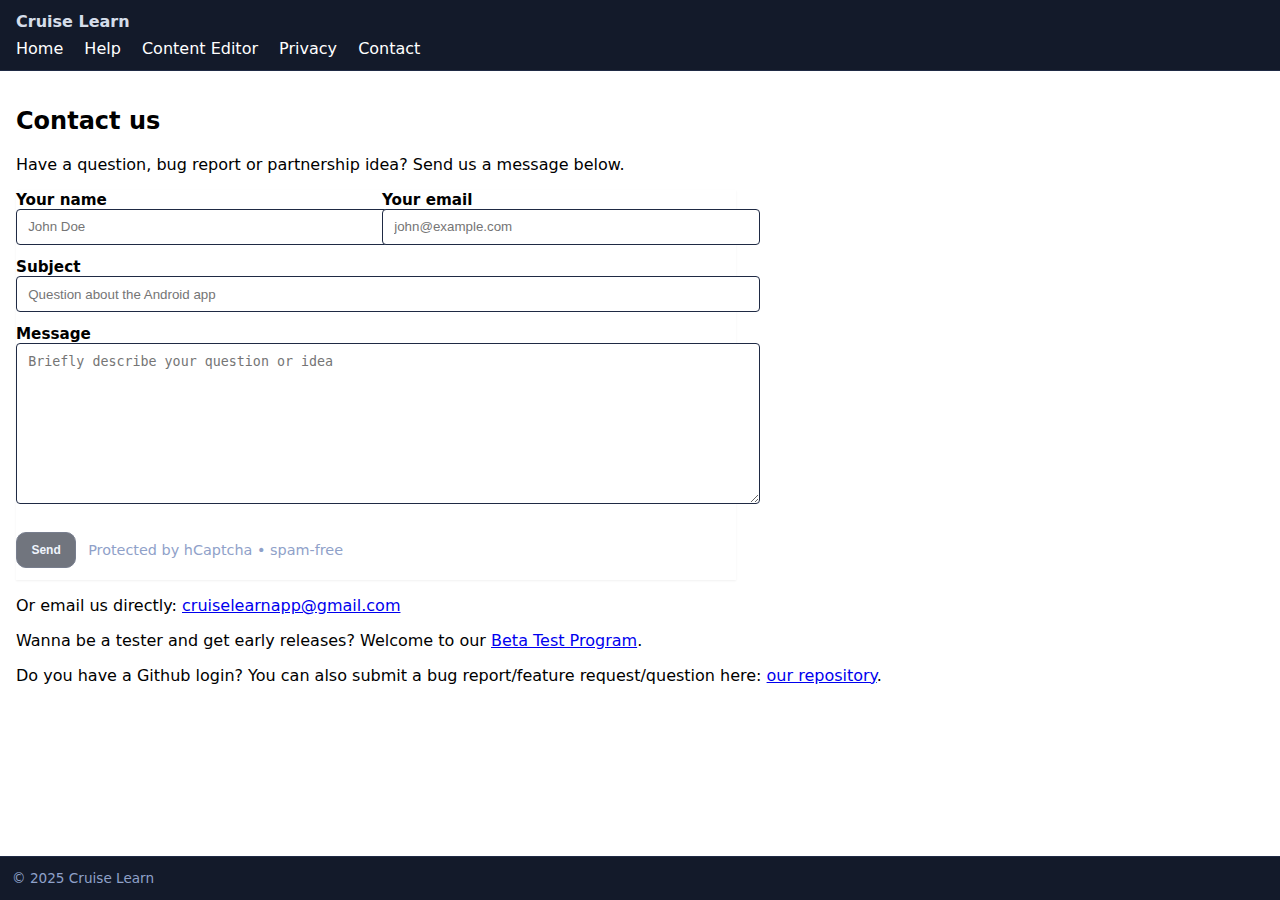
<file: contact.html>
<!DOCTYPE html>
<html lang="en">
<head>
  <meta charset="utf-8">
  <meta name="viewport" content="width=device-width, initial-scale=1">
  <title>Contact — Cruise Learn</title>
  <link rel="stylesheet" href="css/styles.css?v=2025-09-28">
  <style>
    /* Small, local styles for the form (work with your theme variables) */
    .contact-card{
      max-width: 720px;
      margin: 1rem 0 1rem 0;
      padding: 0;
      box-shadow: 0 1px 2px rgba(0,0,0,.06);
    }
    .contact-card h2{margin: .25rem 0 1rem; font-size: 1.4rem; }
    .contact-card p.lead{ color: var(--muted, #9aa1a9); margin: .25rem 0 1rem; }
    form.contact-form{ display: grid; gap: .75rem; }
    .grid-2{ display: grid; grid-template-columns: 1fr 1fr; gap: .75rem; }
    @media (max-width:720px){ .grid-2{ grid-template-columns: 1fr; } }
    label{ font-weight: 600; font-size: .95rem; }
    input[type="text"], input[type="email"], textarea{
      width: 100%; border: 1px solid var(--border, #2a2a2a);
      color: inherit; border-radius: 4px; padding: .6rem .7rem; outline: none;
    }
    textarea{ min-height: 140px; resize: vertical; }
    .actions{ display: flex; align-items: center; gap: .75rem; }
    .btn{
      display: inline-flex; align-items: center; justify-content: center; gap: .5rem;
      padding: .6rem .9rem; border-radius: 10px; border: 1px solid var(--border, #2a2a2a);
      background: var(--panel, #111); cursor: pointer; font-weight: 600;
    }
    .btn[disabled]{ opacity:.6; cursor:not-allowed; }
    .note{ font-size: .9rem; color: var(--muted, #9aa1a9); }
    .status{ font-size: .95rem; }
    .status.ok{ color: #2ecc71; }
    .status.err{ color: #ff6b6b; }
    /* hide honeypot and helpers */
    .hp-wrap{ position: absolute; left:-10000px; width:1px; height:1px; overflow:hidden; }
  </style>
</head>
<body>
  <div class="page_header">
    <h1>Cruise Learn</h1>
    <nav>
      <a href="index.html">Home</a>
      <a href="help.html">Help</a>
      <a href="editor.html">Content Editor</a>
      <a href="privacy.html">Privacy</a>
      <a href="contact.html">Contact</a>
    </nav>
  </div>

  <main>
    <h2>Contact us</h2>
    <p>Have a question, bug report or partnership idea? Send us a message below.</p>
    <div class="contact-card" role="form" aria-labelledby="contact-title">
      <form id="contact-form" class="contact-form" action="https://api.web3forms.com/submit" method="POST" novalidate>
        <input type="hidden" name="access_key" value="7b2de2fe-0857-45bf-9f59-433cc706a293">
        <input type="hidden" name="project" value="Cruise Learn Website">
        <input type="hidden" name="referrer" id="referrer-field" value="">
        <div class="hp-wrap" aria-hidden="true">
          <label>Leave this field empty: <input type="text" name="website" tabindex="-1" autocomplete="off"></label>
        </div>
        <div class="grid-2">
          <div>
            <label for="name">Your name</label>
            <input type="text" id="name" name="name" placeholder="John Doe" autocomplete="name" required>
          </div>
          <div>
            <label for="email">Your email</label>
            <input type="email" id="email" name="email" placeholder="john@example.com" autocomplete="email" required>
          </div>
        </div>
        <div>
          <label for="subject">Subject</label>
          <input type="text" id="subject" name="subject" placeholder="Question about the Android app">
        </div>
        <div>
          <label for="message">Message</label>
          <textarea id="message" name="message" placeholder="Briefly describe your question or idea" required></textarea>
        </div>
        <div class="h-captcha" data-captcha="true"></div>
        <div class="actions">
          <button class="btn" id="send-btn" type="submit" disabled>Send</button>
          <span class="note">Protected by hCaptcha • spam-free</span>
        </div>
        <div id="form-status" class="status" aria-live="polite" role="status"></div>
      </form>
    </div>
    <p>
      Or email us directly: <a href="mailto:cruiselearnapp@gmail.com">cruiselearnapp@gmail.com</a>
    </p>
    <p>
      Wanna be a tester and get early releases? Welcome to our <a href="https://play.google.com/apps/testing/com.cruiselearn">Beta Test Program</a>.
    </p>
    <p>
Do you have a Github login? You can also submit a bug report/feature request/question here: <a href="https://github.com/obolibok/CruiseLearnSite/issues/new/choose">our repository</a>.
    </p>
  </main>

  <footer>
    <p>© 2025 Cruise Learn</p>
  </footer>

  <script>
    // fill referrer
    document.getElementById('referrer-field').value = location.href;

    const form = document.getElementById('contact-form');
    const btn  = document.getElementById('send-btn');
    const box  = document.getElementById('form-status');

    // time trap: allow submit 2s after load
    let timeOk = false;
    setTimeout(()=>{ timeOk = true; maybeEnable(); }, 2000);

    // enable button only when fields are filled
    const maybeEnable = () => {
      const ok = timeOk && form.name.value.trim() && form.email.value.trim() && form.message.value.trim();
      btn.disabled = !ok;
    };
    form.addEventListener('input', maybeEnable);

    form.addEventListener('submit', async (e) => {
      e.preventDefault();
      box.textContent = '';
      btn.disabled = true;
      if (!form.reportValidity()) { btn.disabled = false; return; }
      try {
        const DEFAULT_SUBJECT = 'New message from Cruise Learn site';
        const fd = new FormData(form);
        if (!fd.get('h-captcha-response')) {
          box.textContent = 'Please complete the hCaptcha to continue.';
          box.className = 'status err';
          btn.disabled = false;
          return;
        }
        const s = fd.get('subject');
        if (!s || !String(s).trim()) {
          fd.set('subject', DEFAULT_SUBJECT);
        }
        const resp = await fetch(form.action, { method: 'POST', body: fd });
        const data = await resp.json().catch(() => ({}));
        if (resp.ok && (data.success === true || data.message)) {
          box.textContent = 'Thanks! Your message has been sent. We will reply to your email.';
          box.className = 'status ok';
          form.reset();
          if (window.hcaptcha && typeof hcaptcha.reset === 'function') {
            if (window.hcaptcha && typeof hcaptcha.reset === "function") { hcaptcha.reset(); }
          }
        } else {
          throw new Error(data.message || 'Failed to send the form.');
        }
      } catch (err) {
        box.textContent = 'Error: ' + err.message + ' Please try again later.';
        box.className = 'status err';
      } finally {
        btn.disabled = false;
        maybeEnable();
      }
    });
  </script>
  <script src="https://web3forms.com/client/script.js" async defer></script>
</body>
</html>
</file>
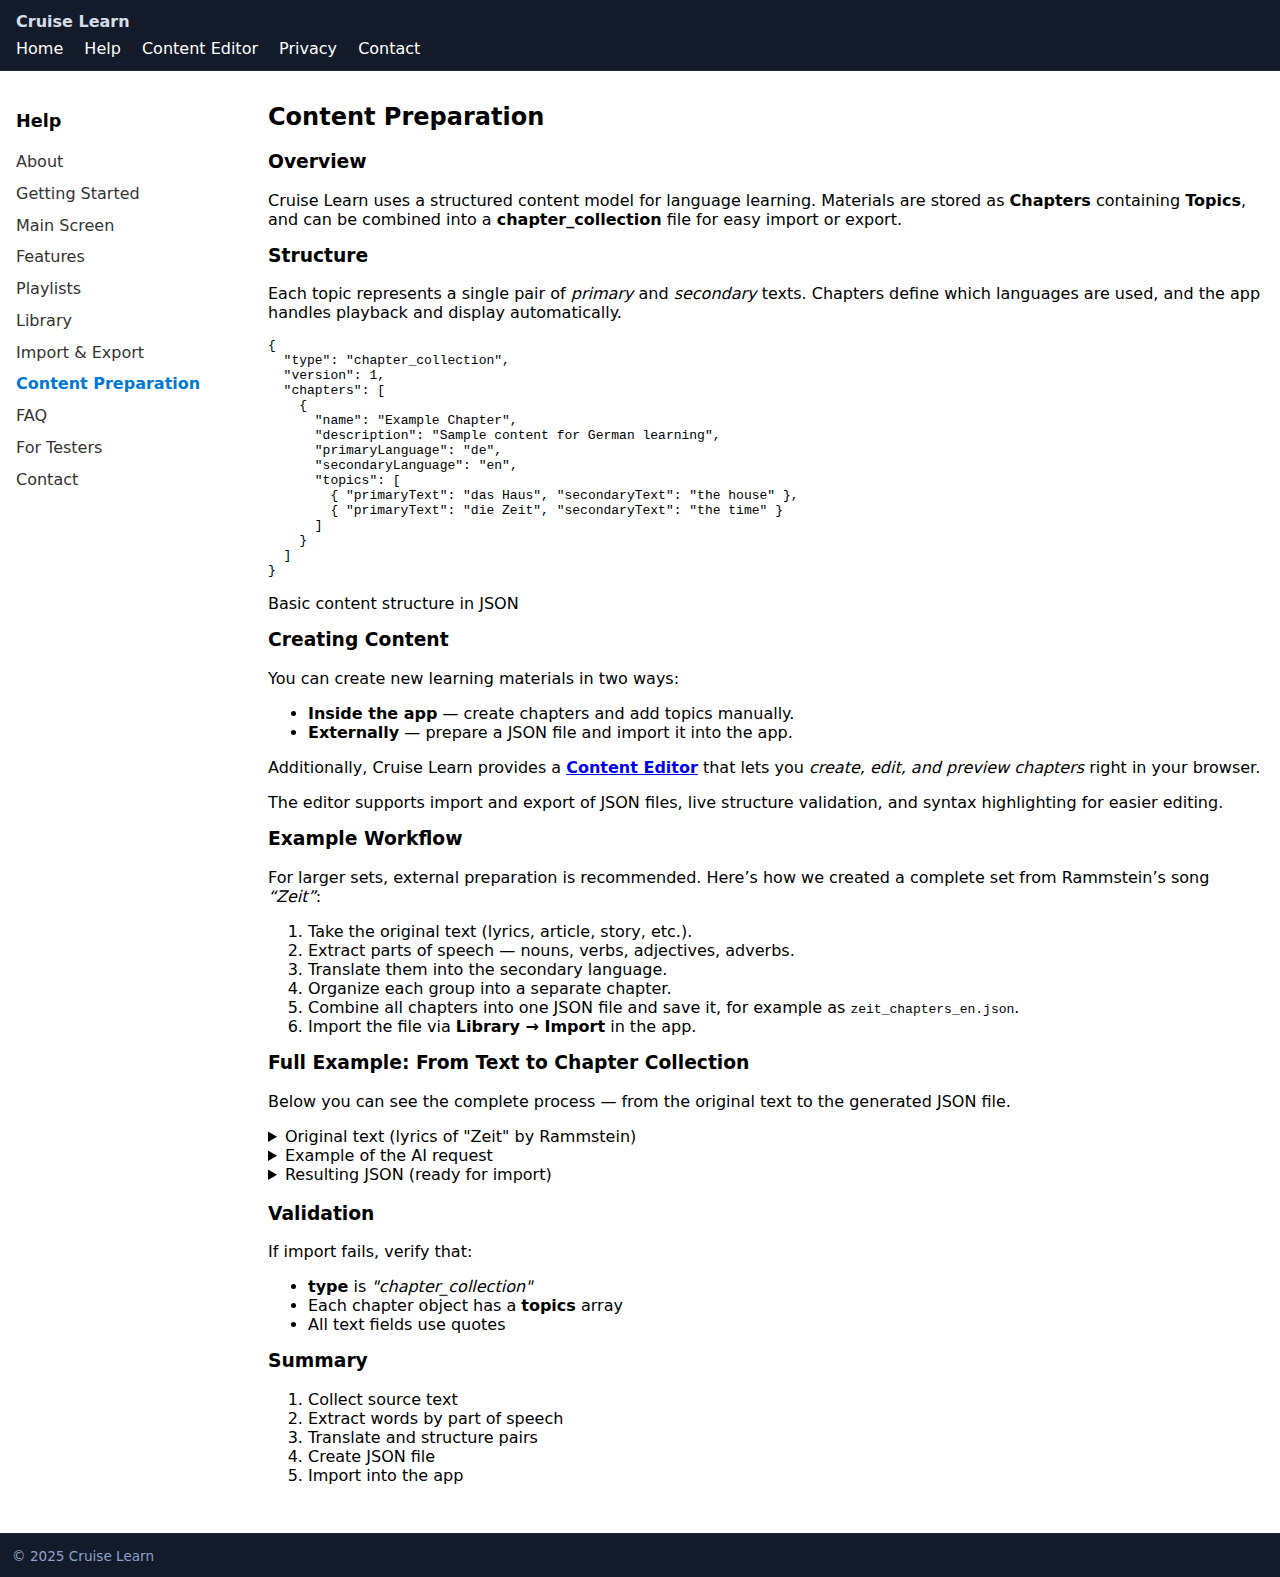
<file: content-preparation.html>
<!DOCTYPE html>
<html lang="en">
<head>
  <meta charset="UTF-8">
  <meta name="viewport" content="width=device-width, initial-scale=1">
  <title>Help - Cruise Learn</title>
  <link rel="stylesheet" href="css/styles.css?v=2025-09-28">
  <link rel="icon" type="image/x-icon" href="favicon.ico">
<script>
document.addEventListener("DOMContentLoaded", function() {
  document.querySelectorAll("pre.json").forEach(block => {
    let text = block.textContent.trim();

    // Escape HTML entities
    text = text.replace(/&/g, "&amp;").replace(/</g, "&lt;").replace(/>/g, "&gt;");

    // Highlight JSON tokens
    text = text
      .replace(/"([^"]+)"(?=\s*:)/g, '<span class="json-key">"$1"</span>')  // keys
      .replace(/:\s*"([^"]*)"/g, ': <span class="json-string">"$1"</span>') // strings
      .replace(/:\s*(\b\d+\b)/g, ': <span class="json-number">$1</span>')   // numbers
      .replace(/:\s*(true|false|null)/g, ': <span class="json-boolean">$1</span>'); // bools

    block.innerHTML = text;
  });
});
</script>
</head>
<body>
  <div class="page_header">
    <h1>Cruise Learn</h1>
    <nav>
      <a href="index.html">Home</a>
      <a href="help.html">Help</a>
      <a href="editor.html">Content Editor</a>
      <a href="privacy.html">Privacy</a>
      <a href="contact.html">Contact</a>
    </nav>
  </div>

  <main>
<div class="help-container">
  <aside class="help-menu">
    <h2>Help</h2>
    <a href="help.html">About</a>
    <a href="getting-started.html">Getting Started</a>
    <a href="main-screen.html">Main Screen</a>
    <a href="features.html">Features</a>
    <a href="playlists.html">Playlists</a>
    <a href="library.html">Library</a>
    <a href="import-export.html">Import &amp; Export</a>
    <a href="content-preparation.html" class="active">Content Preparation</a>
    <a href="faq.html">FAQ</a>
    <a href="testers.html">For Testers</a>
    <a href="contact.html">Contact</a>
  </aside>

  <section class="help-content">
    <h2>Content Preparation</h2>

    <h3>Overview</h3>
    <p>
      Cruise Learn uses a structured content model for language learning. 
      Materials are stored as <strong>Chapters</strong> containing <strong>Topics</strong>, 
      and can be combined into a <strong>chapter_collection</strong> file for easy import or export.
    </p>

    <h3>Structure</h3>
    <p>
      Each topic represents a single pair of <em>primary</em> and <em>secondary</em> texts.
      Chapters define which languages are used, and the app handles playback and display automatically.
    </p>
<pre class="json">{
  "type": "chapter_collection",
  "version": 1,
  "chapters": [
    {
      "name": "Example Chapter",
      "description": "Sample content for German learning",
      "primaryLanguage": "de",
      "secondaryLanguage": "en",
      "topics": [
        { "primaryText": "das Haus", "secondaryText": "the house" },
        { "primaryText": "die Zeit", "secondaryText": "the time" }
      ]
    }
  ]
}
</pre>
    <p class="caption">Basic content structure in JSON</p>

<h3>Creating Content</h3>
<p>
  You can create new learning materials in two ways:
</p>
<ul>
  <li><strong>Inside the app</strong> — create chapters and add topics manually.</li>
  <li><strong>Externally</strong> — prepare a JSON file and import it into the app.</li>
</ul>

<p>
  Additionally, Cruise Learn provides a <strong><a href="editor.html">Content Editor</a></strong> that lets you 
  <em>create, edit, and preview chapters</em> right in your browser.
</p>
<p>
  The editor supports import and export of JSON files, 
  live structure validation, and syntax highlighting for easier editing.
</p>
    <h3>Example Workflow</h3>
    <p>
      For larger sets, external preparation is recommended. 
      Here’s how we created a complete set from Rammstein’s song <em>“Zeit”</em>:
    </p>
    <ol>
      <li>Take the original text (lyrics, article, story, etc.).</li>
      <li>Extract parts of speech — nouns, verbs, adjectives, adverbs.</li>
      <li>Translate them into the secondary language.</li>
      <li>Organize each group into a separate chapter.</li>
      <li>Combine all chapters into one JSON file and save it, for example as <code>zeit_chapters_en.json</code>.</li>
      <li>Import the file via <strong>Library → Import</strong> in the app.</li>
    </ol>

<h3>Full Example: From Text to Chapter Collection</h3>
<p>
  Below you can see the complete process — from the original text to the generated JSON file.
</p>

<details>
  <summary>Original text (lyrics of "Zeit" by Rammstein)</summary>
  <pre>
Manches sollte, manches nicht
Wir sehen, doch sind wir blind
Wir werfen Schatten ohne Licht
Nach uns wird es vorher geben
Aus der Jugend wird schon Not
Wir sterben weiter, bis wir leben
Sterben lebend in den Tod
Dem Ende treiben wir entgegen
Keine Rast, nur vorwärtsstreben
Am Ufer winkt Unendlichkeit
Gefangen so im Fluss der Zeit
Bitte bleib stehen, bleib stehen
Zeit, das soll immer so weitergehen
Warmer Körper ist bald kalt
Zukunft kann man nicht beschwören
Duldet keinen Aufenthalt
Erschaffen und sogleich zerstören
Ich liege hier in deinen Armen
Ach, könnt es doch für immer sein
Doch die Zeit kennt kein Erbarmen
Schon ist der Moment vorbei
Zeit, bitte bleib stehen, bleib stehen
Zeit, das soll immer so weitergehen
Zeit, es ist so schön, so schön
Ein jeder kennt den perfekten Moment
Zeit, bitte bleib stehen, bleib stehen
Wenn unsere Zeit gekommen ist
Dann ist es Zeit zu gehen
Aufhören, wenn's am schönsten ist
Die Uhren bleiben stehen
So perfekt ist der Moment
Doch weiter läuft die Zeit
Augenblick, verweile doch
Ich bin noch nicht bereit
Zeit, bitte bleib stehen, bleib stehen
Zeit, das soll immer so weitergehen
Zeit, es ist so schön, so schön
Ein jeder kennt den perfekten Moment
  </pre>
</details>

<details>
  <summary>Example of the AI request</summary>
  <pre>
You are a German linguist.
Pay attention to the gender and correct articles of nouns.
Create several sections corresponding to parts of speech.
Primary language is German, secondary is English.
Select all nouns, restore the correct articles (der/die/das), and translate them into English.
Select all verbs, convert them to infinitive form, and if a verb has a separable prefix, write that prefix in parentheses both in German and English.
Select all adjectives, convert them to masculine form, and translate into English.
Select all adverbs and translate them into English as well.
Process the text below:
  </pre>
</details>

<details>
  <summary>Resulting JSON (ready for import)</summary>
  <pre class="json">
{
  "type": "chapter_collection",
  "version": 1,
  "chapters": [
    {
      "name": "Substantive aus dem Lied 'Zeit'",
      "description": "Nouns with correct articles and English translations",
      "primaryLanguage": "de",
      "secondaryLanguage": "en",
      "topics": [
        { "primaryText": "das Manches", "secondaryText": "the something / some things" },
        { "primaryText": "der Schatten", "secondaryText": "the shadow" },
        { "primaryText": "das Licht", "secondaryText": "the light" },
        { "primaryText": "die Jugend", "secondaryText": "the youth" },
        { "primaryText": "der Tod", "secondaryText": "the death" },
        { "primaryText": "das Ende", "secondaryText": "the end" },
        { "primaryText": "die Rast", "secondaryText": "the rest (pause)" },
        { "primaryText": "das Ufer", "secondaryText": "the shore" },
        { "primaryText": "die Unendlichkeit", "secondaryText": "the infinity" },
        { "primaryText": "der Fluss", "secondaryText": "the river" },
        { "primaryText": "die Zeit", "secondaryText": "the time" },
        { "primaryText": "der Körper", "secondaryText": "the body" },
        { "primaryText": "die Zukunft", "secondaryText": "the future" },
        { "primaryText": "der Aufenthalt", "secondaryText": "the stay" },
        { "primaryText": "die Arme", "secondaryText": "the arms" },
        { "primaryText": "der Moment", "secondaryText": "the moment" },
        { "primaryText": "das Erbarmen", "secondaryText": "the mercy" },
        { "primaryText": "die Uhren", "secondaryText": "the clocks" },
        { "primaryText": "der Augenblick", "secondaryText": "the instant / moment" }
      ]
    },
    {
      "name": "Verben aus dem Lied 'Zeit'",
      "description": "Verbs in infinitive form with separable prefixes and English translations",
      "primaryLanguage": "de",
      "secondaryLanguage": "en",
      "topics": [
        { "primaryText": "sollen", "secondaryText": "shall / should" },
        { "primaryText": "sehen", "secondaryText": "to see" },
        { "primaryText": "sein", "secondaryText": "to be" },
        { "primaryText": "werfen", "secondaryText": "to throw" },
        { "primaryText": "geben", "secondaryText": "to give" },
        { "primaryText": "werden", "secondaryText": "to become" },
        { "primaryText": "sterben", "secondaryText": "to die" },
        { "primaryText": "leben", "secondaryText": "to live" },
        { "primaryText": "treiben", "secondaryText": "to drive / push" },
        { "primaryText": "entgegen*treiben*", "secondaryText": "(entgegen) to drive towards" },
        { "primaryText": "bleiben", "secondaryText": "to stay" },
        { "primaryText": "winken", "secondaryText": "to wave" },
        { "primaryText": "gefangen sein", "secondaryText": "to be caught" },
        { "primaryText": "liegen", "secondaryText": "to lie" },
        { "primaryText": "können", "secondaryText": "can / be able" },
        { "primaryText": "beschwören", "secondaryText": "to conjure / swear" },
        { "primaryText": "dulden", "secondaryText": "to tolerate" },
        { "primaryText": "erschaffen", "secondaryText": "to create" },
        { "primaryText": "zerstören", "secondaryText": "to destroy" },
        { "primaryText": "kennen", "secondaryText": "to know" },
        { "primaryText": "auf*hören*", "secondaryText": "(auf) to stop" },
        { "primaryText": "verweilen", "secondaryText": "to linger" },
        { "primaryText": "laufen", "secondaryText": "to run" }
      ]
    },
    {
      "name": "Adjektive aus dem Lied 'Zeit'",
      "description": "Adjectives in masculine form with English translations",
      "primaryLanguage": "de",
      "secondaryLanguage": "en",
      "topics": [
        { "primaryText": "blind", "secondaryText": "blind" },
        { "primaryText": "lebend", "secondaryText": "living" },
        { "primaryText": "gekommen", "secondaryText": "come (arrived)" },
        { "primaryText": "warm", "secondaryText": "warm" },
        { "primaryText": "kalt", "secondaryText": "cold" },
        { "primaryText": "schön", "secondaryText": "beautiful" },
        { "primaryText": "perfekt", "secondaryText": "perfect" },
        { "primaryText": "bereit", "secondaryText": "ready" }
      ]
    },
    {
      "name": "Adverbien aus dem Lied 'Zeit'",
      "description": "Adverbs with English translations",
      "primaryLanguage": "de",
      "secondaryLanguage": "en",
      "topics": [
        { "primaryText": "doch", "secondaryText": "yet / still" },
        { "primaryText": "nach", "secondaryText": "after" },
        { "primaryText": "vorwärts", "secondaryText": "forward" },
        { "primaryText": "bald", "secondaryText": "soon" },
        { "primaryText": "schon", "secondaryText": "already" },
        { "primaryText": "immer", "secondaryText": "always" },
        { "primaryText": "nur", "secondaryText": "only" },
        { "primaryText": "so", "secondaryText": "so / thus" }
      ]
    }
  ]
}
  </pre>
</details>
<br/>
    <h3>Validation</h3>
    <p>
      If import fails, verify that:
    </p>
    <ul>
      <li><strong>type</strong> is <em>"chapter_collection"</em></li>
      <li>Each chapter object has a <strong>topics</strong> array</li>
      <li>All text fields use quotes</li>
    </ul>

    <h3>Summary</h3>
    <ol>
      <li>Collect source text</li>
      <li>Extract words by part of speech</li>
      <li>Translate and structure pairs</li>
      <li>Create JSON file</li>
      <li>Import into the app</li>
    </ol>
  </section>
</div>
  </main>
  <footer>
    <p>&copy; 2025 Cruise Learn</p>
  </footer>
</body>
</html>
</file>
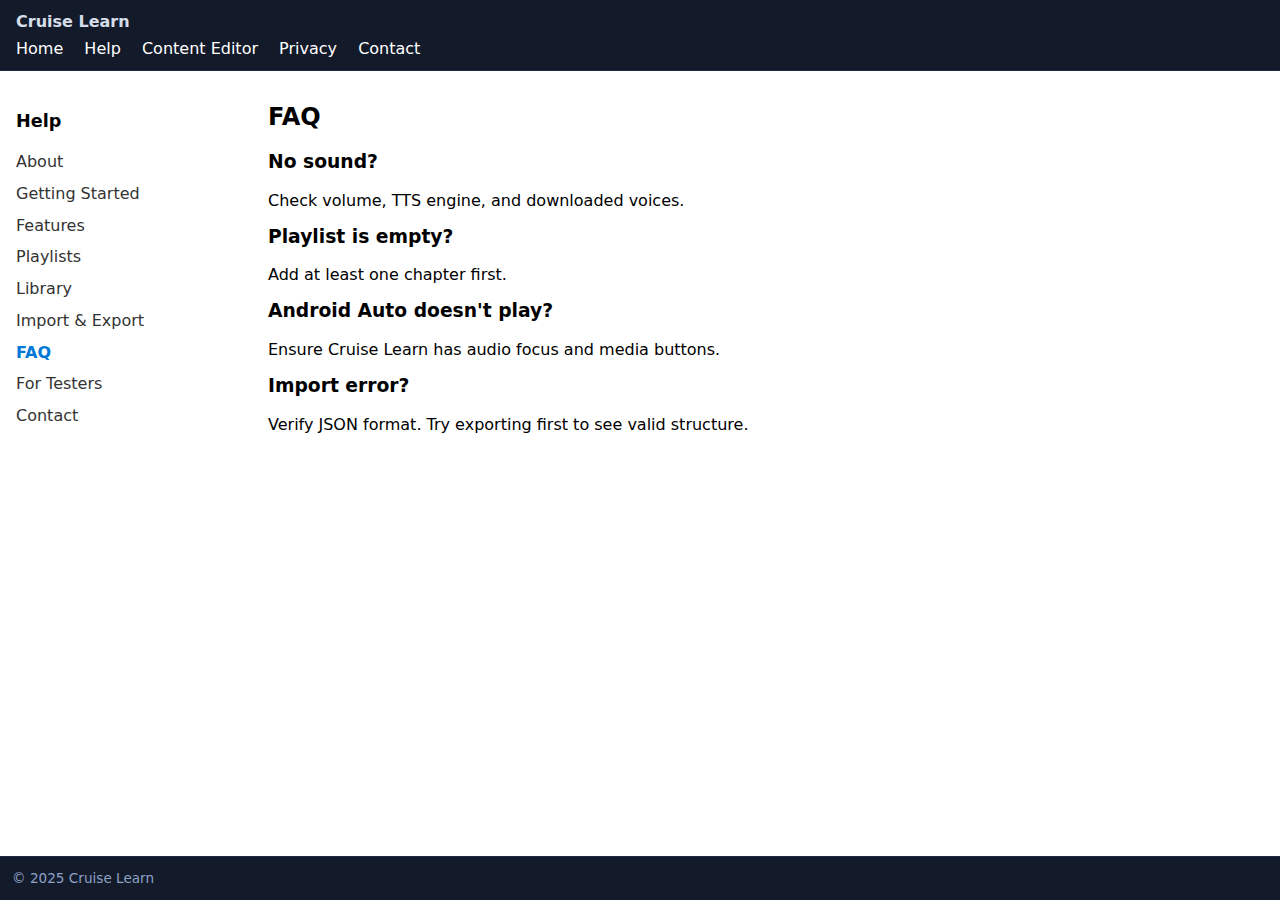
<file: faq.html>
<!DOCTYPE html>
<html lang="en">
<head>
  <meta charset="UTF-8">
  <title>Cruise Learn</title>
  <link rel="stylesheet" href="css/styles.css?v=2025-09-15">
  <link rel="icon" type="image/x-icon" href="favicon.ico">
</head>
<body>
  <div class="page_header">
    <h1>Cruise Learn</h1>
    <nav>
      <a href="index.html">Home</a>
      <a href="help.html">Help</a>
      <a href="editor.html">Content Editor</a>
      <a href="privacy.html">Privacy</a>
      <a href="contact.html">Contact</a>
    </nav>
  </div>

  <main>
<div class="help-container">
  <aside class="help-menu">
    <h2>Help</h2>
    <a href="help.html">About</a>
    <a href="getting-started.html">Getting Started</a>
    <a href="features.html">Features</a>
    <a href="playlists.html">Playlists</a>
    <a href="library.html">Library</a>
    <a href="import-export.html">Import &amp; Export</a>
    <a href="faq.html" class="active">FAQ</a>
    <a href="testers.html">For Testers</a>
    <a href="contact.html">Contact</a>
  </aside>

  <section class="help-content">
    <h2>FAQ</h2>
    <h3>No sound?</h3>
    <p>Check volume, TTS engine, and downloaded voices.</p>

    <h3>Playlist is empty?</h3>
    <p>Add at least one chapter first.</p>

    <h3>Android Auto doesn't play?</h3>
    <p>Ensure Cruise Learn has audio focus and media buttons.</p>

    <h3>Import error?</h3>
    <p>Verify JSON format. Try exporting first to see valid structure.</p>
  </section>
</div>
  </main>

  <footer>
    <p>&copy; 2025 Cruise Learn</p>
  </footer>
</body>
</html>
</file>
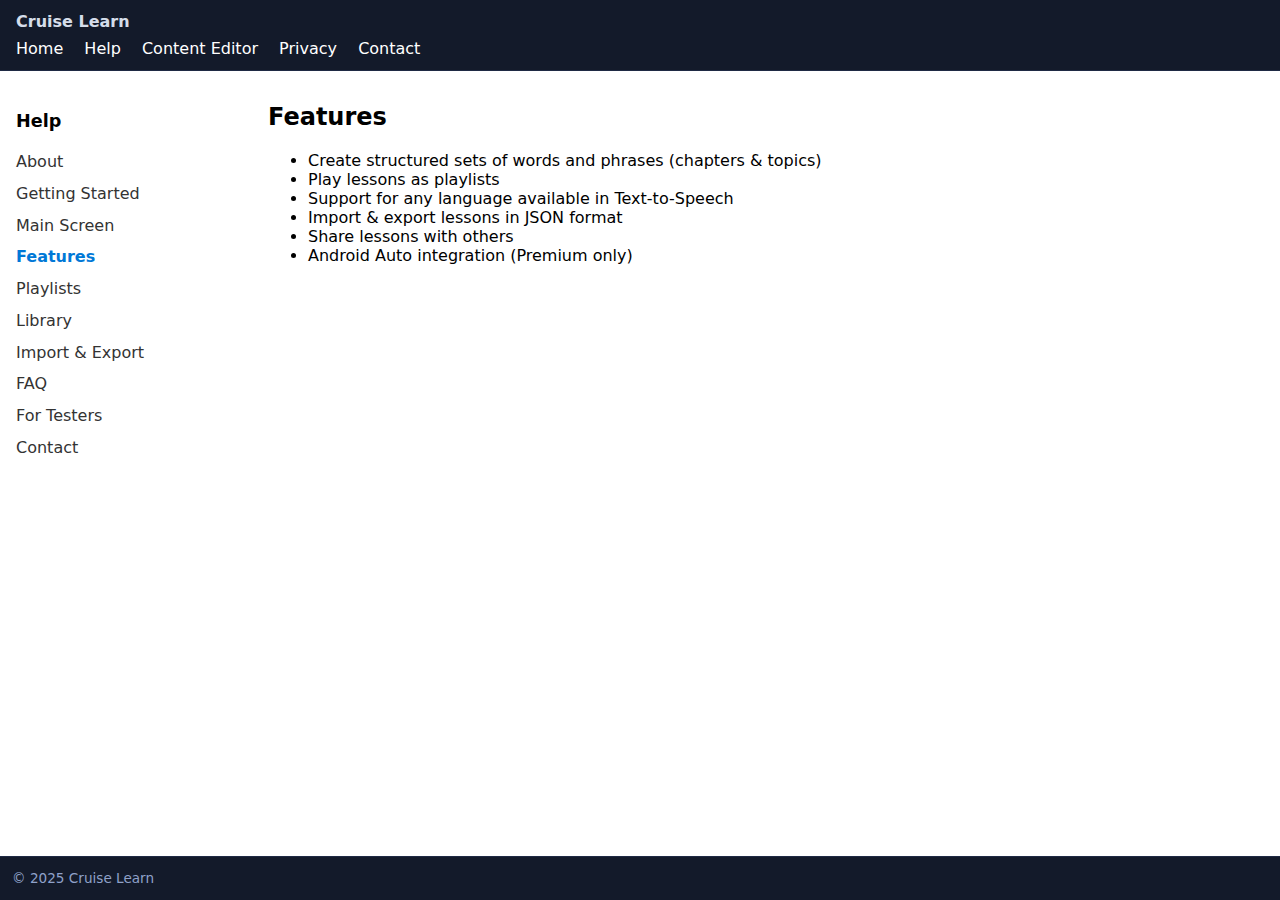
<file: features.html>
<!DOCTYPE html>
<html lang="en">
<head>
  <meta charset="UTF-8">
  <meta name="viewport" content="width=device-width, initial-scale=1">
  <title>Help - Cruise Learn</title>
  <link rel="stylesheet" href="css/styles.css?v=2025-09-28">
  <link rel="icon" type="image/x-icon" href="favicon.ico">
</head>
<body>
  <div class="page_header">
    <h1>Cruise Learn</h1>
    <nav>
      <a href="index.html">Home</a>
      <a href="help.html">Help</a>
      <a href="editor.html">Content Editor</a>
      <a href="privacy.html">Privacy</a>
      <a href="contact.html">Contact</a>
    </nav>
  </div>

  <main>
<div class="help-container">
  <aside class="help-menu">
    <h2>Help</h2>
    <a href="help.html">About</a>
    <a href="getting-started.html">Getting Started</a>
    <a href="main-screen.html">Main Screen</a>
    <a href="features.html" class="active">Features</a>
    <a href="playlists.html">Playlists</a>
    <a href="library.html">Library</a>
    <a href="import-export.html">Import &amp; Export</a>
    <a href="faq.html">FAQ</a>
    <a href="testers.html">For Testers</a>
    <a href="contact.html">Contact</a>
  </aside>

  <section class="help-content">
    <h2>Features</h2>
    <ul>
      <li>Create structured sets of words and phrases (chapters &amp; topics)</li>
      <li>Play lessons as playlists</li>
      <li>Support for any language available in Text-to-Speech</li>
      <li>Import &amp; export lessons in JSON format</li>
      <li>Share lessons with others</li>
      <li>Android Auto integration (Premium only)</li>
    </ul>
  </section>
</div>
  </main>

  <footer>
    <p>&copy; 2025 Cruise Learn</p>
  </footer>
</body>
</html>
</file>
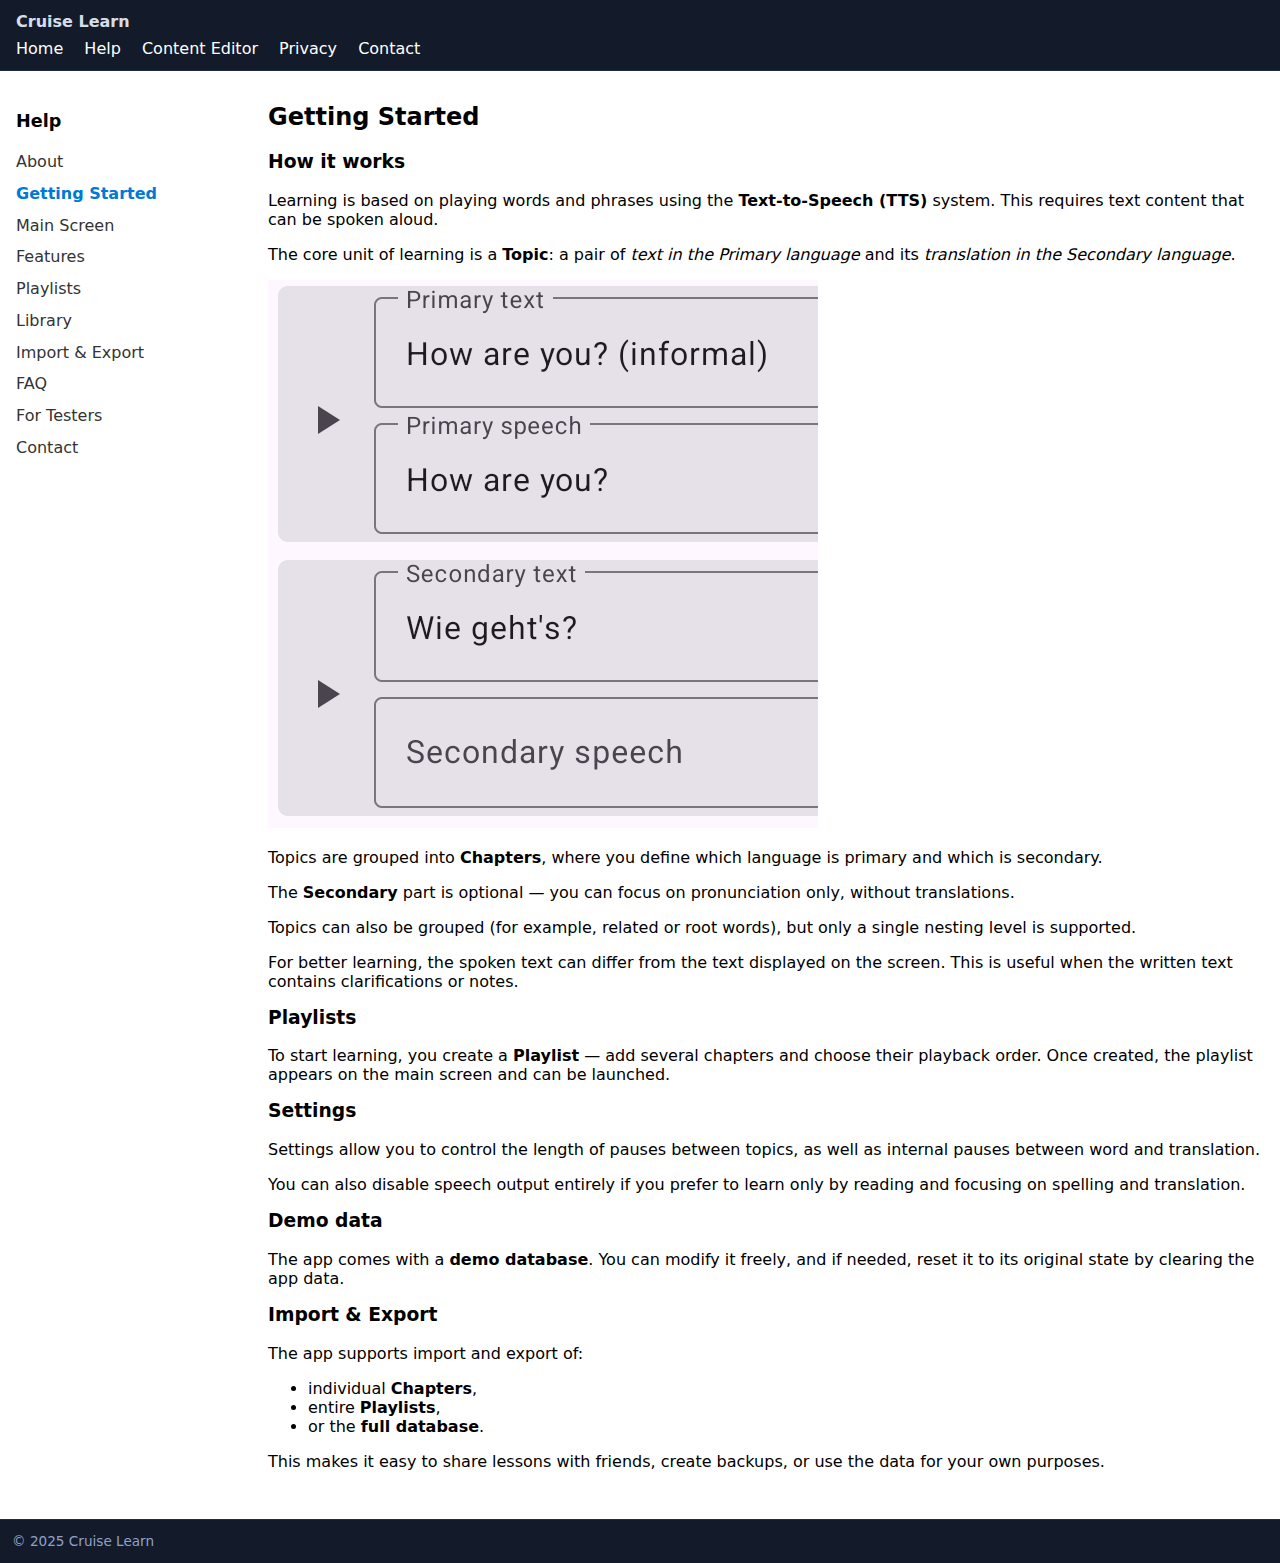
<file: getting-started.html>
<!DOCTYPE html>
<html lang="en">
<head>
  <meta charset="UTF-8">
  <meta name="viewport" content="width=device-width, initial-scale=1">
  <title>Help - Cruise Learn</title>
  <link rel="stylesheet" href="css/styles.css?v=2025-09-28">
  <link rel="icon" type="image/x-icon" href="favicon.ico">
</head>
<body>
  <div class="page_header">
    <h1>Cruise Learn</h1>
    <nav>
      <a href="index.html">Home</a>
      <a href="help.html">Help</a>
      <a href="editor.html">Content Editor</a>
      <a href="privacy.html">Privacy</a>
      <a href="contact.html">Contact</a>
    </nav>
  </div>

  <main>
<div class="help-container">
  <aside class="help-menu">
    <h2>Help</h2>
    <a href="help.html">About</a>
    <a href="getting-started.html" class="active">Getting Started</a>
    <a href="main-screen.html">Main Screen</a>
    <a href="features.html">Features</a>
    <a href="playlists.html">Playlists</a>
    <a href="library.html">Library</a>
    <a href="import-export.html">Import &amp; Export</a>
    <a href="faq.html">FAQ</a>
    <a href="testers.html">For Testers</a>
    <a href="contact.html">Contact</a>
  </aside>

  <section class="help-content">
    <h2>Getting Started</h2>
    <h3>How it works</h3>
<p>
  Learning is based on playing words and phrases using the <strong>Text-to-Speech (TTS)</strong> system. 
  This requires text content that can be spoken aloud.
</p>

<p>
  The core unit of learning is a <strong>Topic</strong>: a pair of 
  <em>text in the Primary language</em> and its <em>translation in the Secondary language</em>. </p>
<img class="screenshot" src="img/help_gs_topic.png" alt="Topic screenshot">  
<p>  Topics are grouped into <strong>Chapters</strong>, where you define which language is primary and which is secondary.
</p>

<p>
  The <strong>Secondary</strong> part is optional — you can focus on pronunciation only, without translations.
</p>

<p>
  Topics can also be grouped (for example, related or root words), but only a single nesting level is supported.
</p>

<p>
  For better learning, the spoken text can differ from the text displayed on the screen. 
  This is useful when the written text contains clarifications or notes.
</p>

<h3>Playlists</h3>
<p>
  To start learning, you create a <strong>Playlist</strong> — add several chapters and choose their playback order. 
  Once created, the playlist appears on the main screen and can be launched.
</p>

<h3>Settings</h3>
<p>
  Settings allow you to control the length of pauses between topics, 
  as well as internal pauses between word and translation.
</p>
<p>
  You can also disable speech output entirely if you prefer to learn only by reading 
  and focusing on spelling and translation.
</p>

<h3>Demo data</h3>
<p>
  The app comes with a <strong>demo database</strong>. You can modify it freely, and if needed, 
  reset it to its original state by clearing the app data.
</p>

<h3>Import &amp; Export</h3>
<p>
  The app supports import and export of:
</p>
<ul>
  <li>individual <strong>Chapters</strong>,</li>
  <li>entire <strong>Playlists</strong>,</li>
  <li>or the <strong>full database</strong>.</li>
</ul>
<p>
  This makes it easy to share lessons with friends, create backups, or use the data for your own purposes.
</p>
  </section>
</div>
  </main>

  <footer>
    <p>&copy; 2025 Cruise Learn</p>
  </footer>
</body>
</html>
</file>
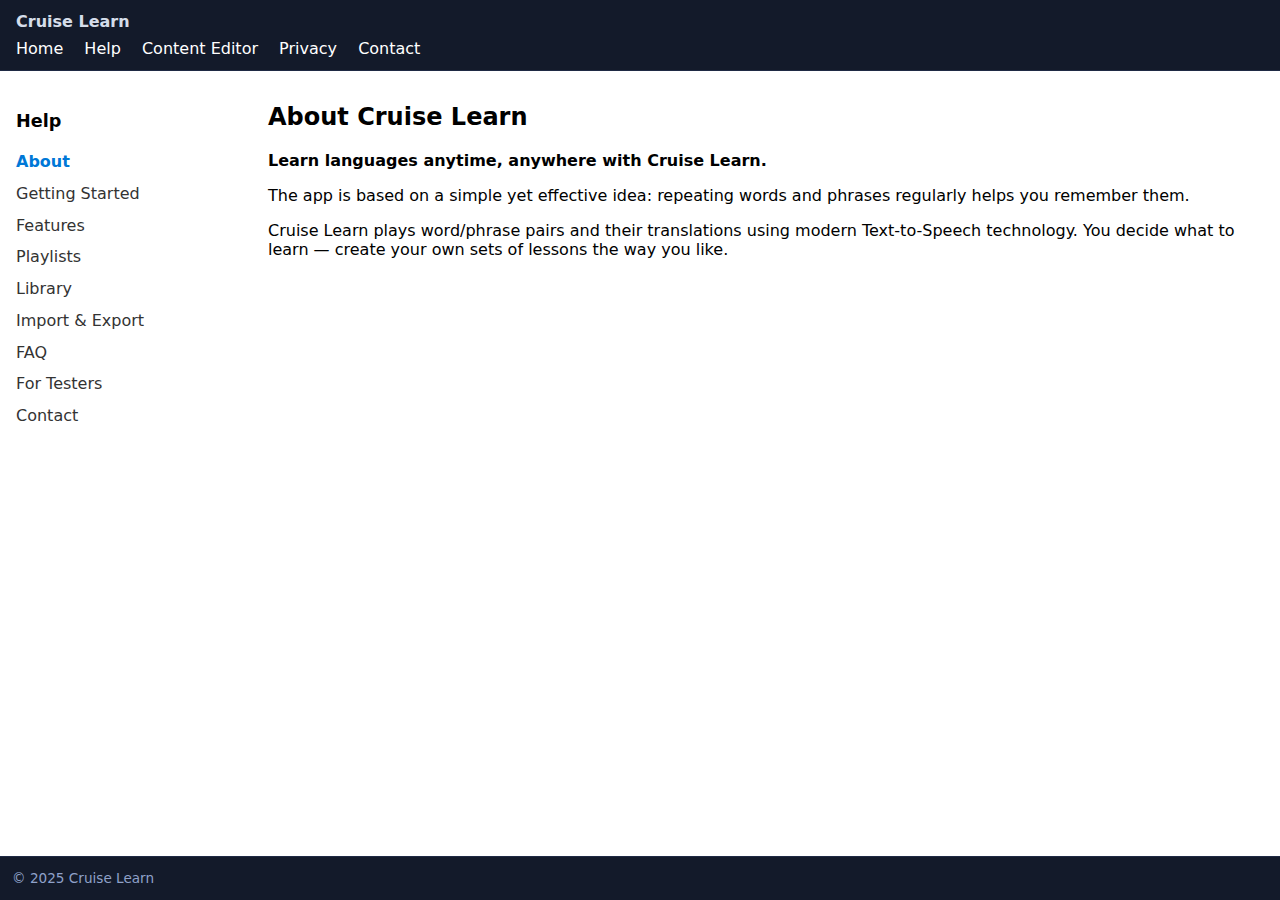
<file: help.html>
<!DOCTYPE html>
<html lang="en">
<head>
  <meta charset="UTF-8">
  <title>Cruise Learn</title>
  <link rel="stylesheet" href="css/styles.css?v=2025-09-15">
  <link rel="icon" type="image/x-icon" href="favicon.ico">
</head>
<body>
  <div class="page_header">
    <h1>Cruise Learn</h1>
    <nav>
      <a href="index.html">Home</a>
      <a href="help.html">Help</a>
      <a href="editor.html">Content Editor</a>
      <a href="privacy.html">Privacy</a>
      <a href="contact.html">Contact</a>
    </nav>
  </div>

  <main>
    <div class="help-container">
      <aside class="help-menu">
        <h2>Help</h2>
        <a href="help.html" class="active">About</a>
        <a href="getting-started.html">Getting Started</a>
        <a href="features.html">Features</a>
        <a href="playlists.html">Playlists</a>
        <a href="library.html">Library</a>
        <a href="import-export.html">Import &amp; Export</a>
        <a href="faq.html">FAQ</a>
        <a href="testers.html">For Testers</a>
        <a href="contact.html">Contact</a>
      </aside>

      <section class="help-content">
        <h2>About Cruise Learn</h2>
        <p><strong>Learn languages anytime, anywhere with Cruise Learn.</strong></p>
        <p>The app is based on a simple yet effective idea: repeating words and phrases regularly helps you remember them.</p>
        <p>Cruise Learn plays word/phrase pairs and their translations using modern Text-to-Speech technology. You decide what to learn — create your own sets of lessons the way you like.</p>
      </section>
    </div>
  </main>

  <footer>
    <p>&copy; 2025 Cruise Learn</p>
  </footer>
</body>
</html>
</file>
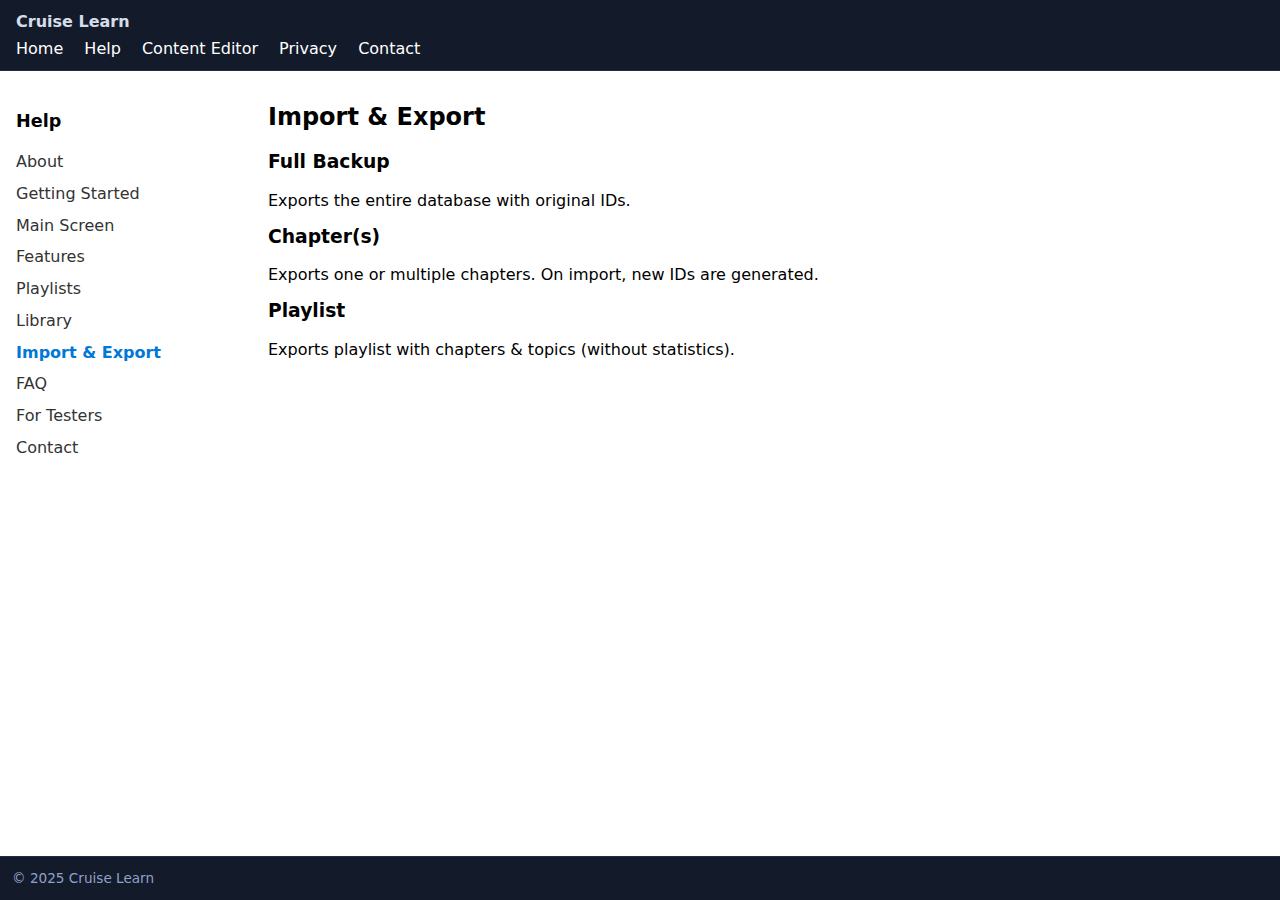
<file: import-export.html>
<!DOCTYPE html>
<html lang="en">
<head>
  <meta charset="UTF-8">
  <meta name="viewport" content="width=device-width, initial-scale=1">
  <title>Help - Cruise Learn</title>
  <link rel="stylesheet" href="css/styles.css?v=2025-09-28">
  <link rel="icon" type="image/x-icon" href="favicon.ico">
</head>
<body>
  <div class="page_header">
    <h1>Cruise Learn</h1>
    <nav>
      <a href="index.html">Home</a>
      <a href="help.html">Help</a>
      <a href="editor.html">Content Editor</a>
      <a href="privacy.html">Privacy</a>
      <a href="contact.html">Contact</a>
    </nav>
  </div>

  <main>
<div class="help-container">
  <aside class="help-menu">
    <h2>Help</h2>
    <a href="help.html">About</a>
    <a href="getting-started.html">Getting Started</a>
    <a href="main-screen.html">Main Screen</a>
    <a href="features.html">Features</a>
    <a href="playlists.html">Playlists</a>
    <a href="library.html">Library</a>
    <a href="import-export.html" class="active">Import &amp; Export</a>
    <a href="faq.html">FAQ</a>
    <a href="testers.html">For Testers</a>
    <a href="contact.html">Contact</a>
  </aside>

  <section class="help-content">
    <h2>Import &amp; Export</h2>
    <h3>Full Backup</h3>
    <p>Exports the entire database with original IDs.</p>

    <h3>Chapter(s)</h3>
    <p>Exports one or multiple chapters. On import, new IDs are generated.</p>

    <h3>Playlist</h3>
    <p>Exports playlist with chapters &amp; topics (without statistics).</p>
  </section>
</div>
  </main>

  <footer>
    <p>&copy; 2025 Cruise Learn</p>
  </footer>
</body>
</html>
</file>
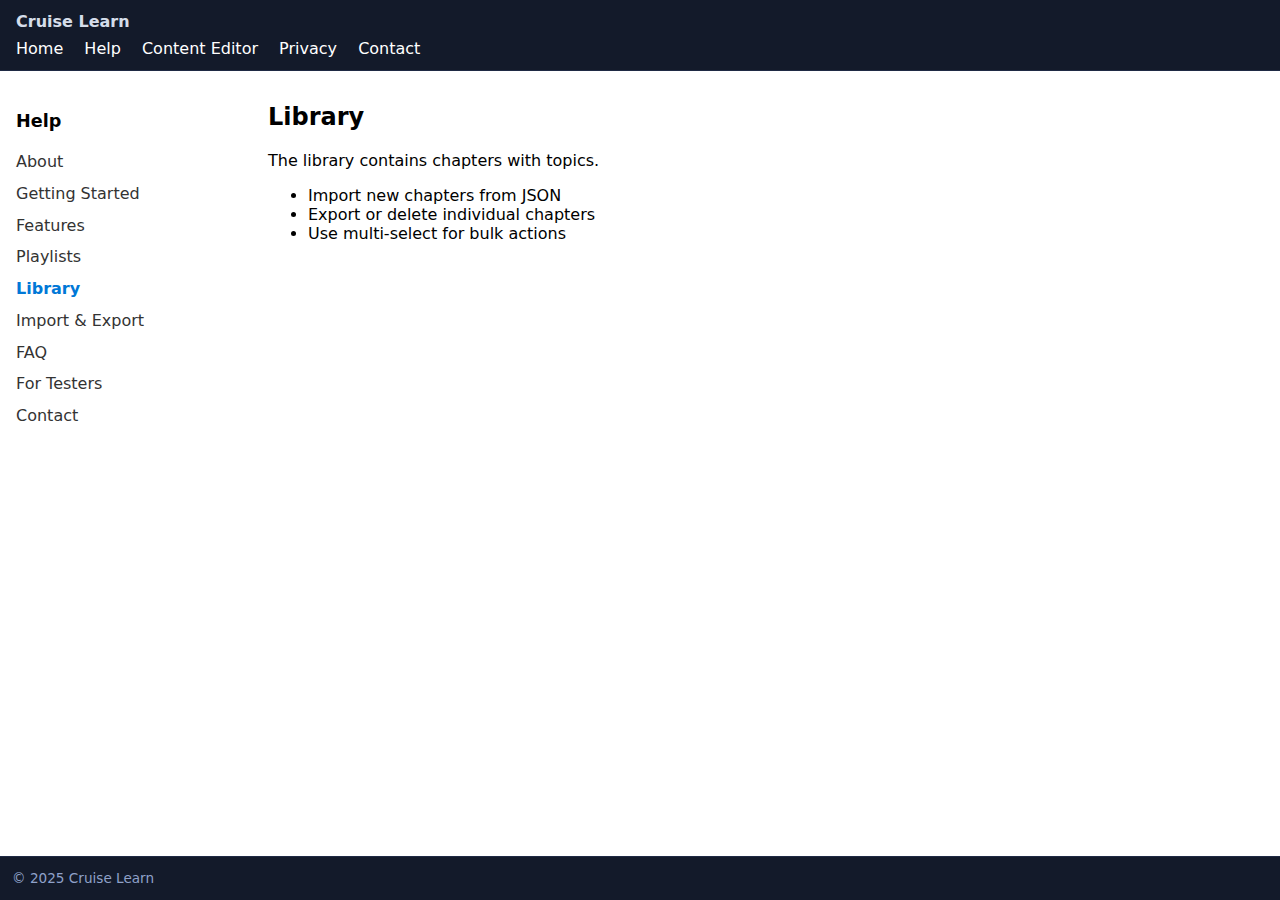
<file: library.html>
<!DOCTYPE html>
<html lang="en">
<head>
  <meta charset="UTF-8">
  <title>Cruise Learn</title>
  <link rel="stylesheet" href="css/styles.css?v=2025-09-15">
  <link rel="icon" type="image/x-icon" href="favicon.ico">
</head>
<body>
  <div class="page_header">
    <h1>Cruise Learn</h1>
    <nav>
      <a href="index.html">Home</a>
      <a href="help.html">Help</a>
      <a href="editor.html">Content Editor</a>
      <a href="privacy.html">Privacy</a>
      <a href="contact.html">Contact</a>
    </nav>
  </div>

  <main>
<div class="help-container">
  <aside class="help-menu">
    <h2>Help</h2>
    <a href="help.html">About</a>
    <a href="getting-started.html">Getting Started</a>
    <a href="features.html">Features</a>
    <a href="playlists.html">Playlists</a>
    <a href="library.html" class="active">Library</a>
    <a href="import-export.html">Import &amp; Export</a>
    <a href="faq.html">FAQ</a>
    <a href="testers.html">For Testers</a>
    <a href="contact.html">Contact</a>
  </aside>

  <section class="help-content">
    <h2>Library</h2>
    <p>The library contains chapters with topics.</p>
    <ul>
      <li>Import new chapters from JSON</li>
      <li>Export or delete individual chapters</li>
      <li>Use multi-select for bulk actions</li>
    </ul>
  </section>
</div>
  </main>

  <footer>
    <p>&copy; 2025 Cruise Learn</p>
  </footer>
</body>
</html>
</file>
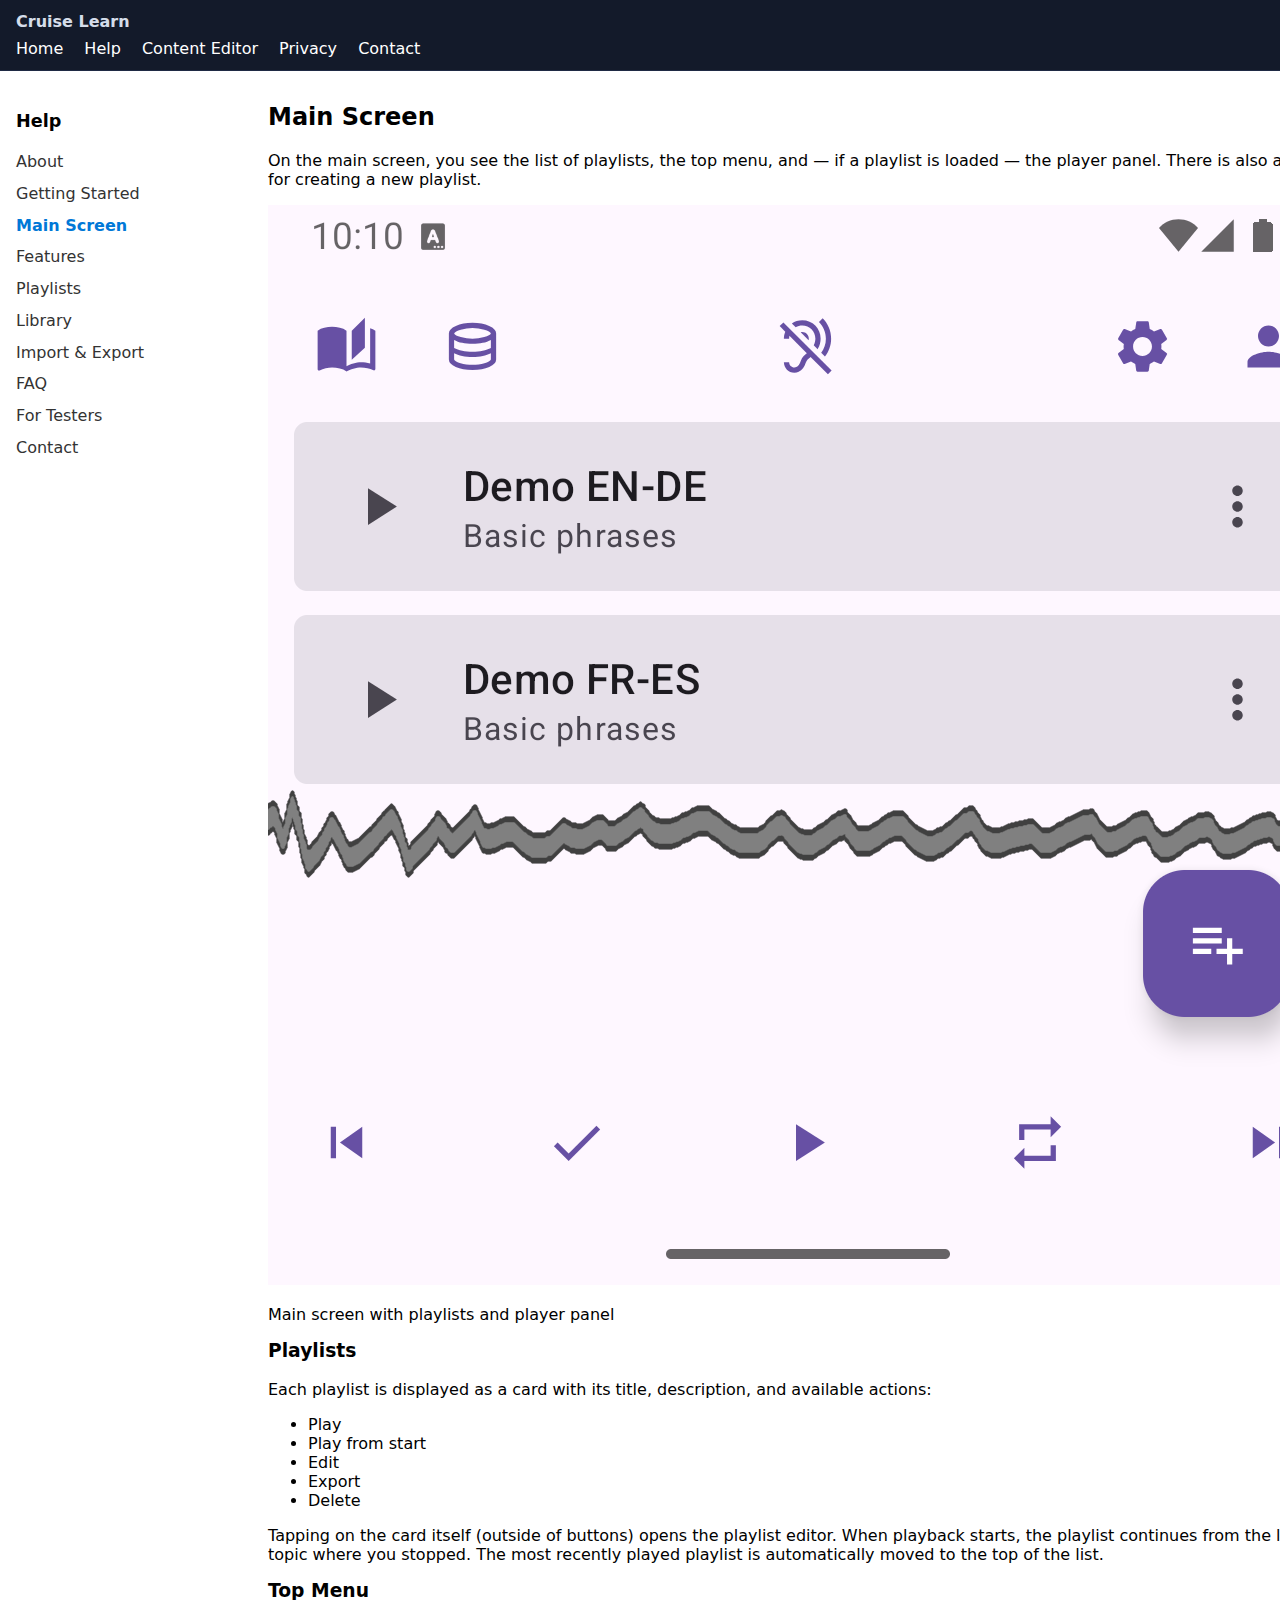
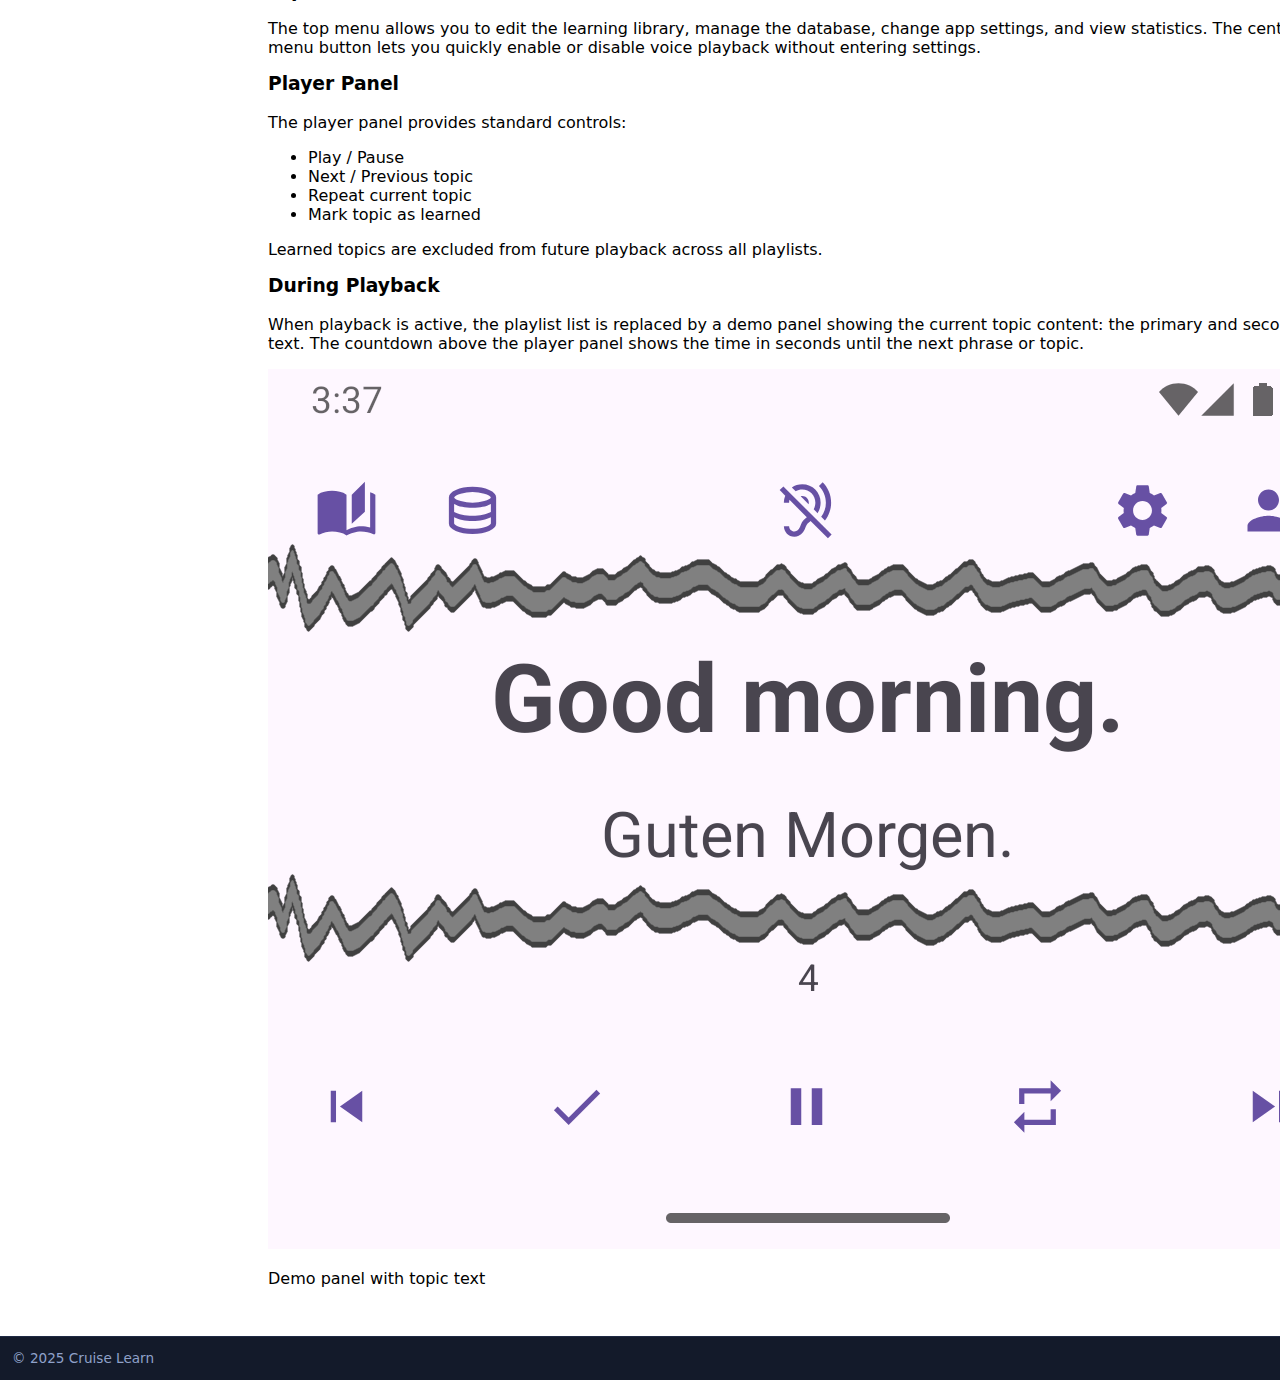
<file: main-screen.html>
<!DOCTYPE html>
<html lang="en">
<head>
  <meta charset="UTF-8">
  <meta name="viewport" content="width=device-width, initial-scale=1">
  <title>Help - Cruise Learn</title>
  <link rel="stylesheet" href="css/styles.css?v=2025-09-28">
  <link rel="icon" type="image/x-icon" href="favicon.ico">
</head>
<body>
  <div class="page_header">
    <h1>Cruise Learn</h1>
    <nav>
      <a href="index.html">Home</a>
      <a href="help.html">Help</a>
      <a href="editor.html">Content Editor</a>
      <a href="privacy.html">Privacy</a>
      <a href="contact.html">Contact</a>
    </nav>
  </div>

  <main>
<div class="help-container">
  <aside class="help-menu">
    <h2>Help</h2>
    <a href="help.html">About</a>
    <a href="getting-started.html">Getting Started</a>
    <a href="main-screen.html" class="active">Main Screen</a>
    <a href="features.html">Features</a>
    <a href="playlists.html">Playlists</a>
    <a href="library.html">Library</a>
    <a href="import-export.html">Import &amp; Export</a>
    <a href="faq.html">FAQ</a>
    <a href="testers.html">For Testers</a>
    <a href="contact.html">Contact</a>
  </aside>

  <section class="help-content">
<h2>Main Screen</h2>

<p>
  On the main screen, you see the list of playlists, the top menu, and — if a playlist is loaded — the player panel.  
  There is also a button for creating a new playlist.
</p>

<!-- Screenshot: full main screen -->
<img class="screenshot" src="img/help_ms.png" alt="Main screen overview">
<p class="caption">Main screen with playlists and player panel</p>


<h3>Playlists</h3>
<p>
  Each playlist is displayed as a card with its title, description, and available actions:
</p>
<ul>
  <li>Play</li>
  <li>Play from start</li>
  <li>Edit</li>
  <li>Export</li>
  <li>Delete</li>
</ul>

<p>
  Tapping on the card itself (outside of buttons) opens the playlist editor.  
  When playback starts, the playlist continues from the last topic where you stopped.  
  The most recently played playlist is automatically moved to the top of the list.
</p>

<h3>Top Menu</h3>
<p>
  The top menu allows you to edit the learning library, manage the database, change app settings, and view statistics.  
  The central menu button lets you quickly enable or disable voice playback without entering settings.
</p>

<h3>Player Panel</h3>
<p>
  The player panel provides standard controls:
</p>
<ul>
  <li>Play / Pause</li>
  <li>Next / Previous topic</li>
  <li>Repeat current topic</li>
  <li>Mark topic as learned</li>
</ul>

<p>
  Learned topics are excluded from future playback across all playlists.
</p>

<h3>During Playback</h3>
<p>
  When playback is active, the playlist list is replaced by a demo panel showing the current topic content:  
  the primary and secondary text. The countdown above the player panel shows the time in seconds until the next phrase or topic.
</p>

<!-- Screenshot: playback panel -->
<img class="screenshot" src="img/help_ms_playback.png" alt="Playback demo panel">
<p class="caption">Demo panel with topic text</p>
  </section>
</div>
  </main>

  <footer>
    <p>&copy; 2025 Cruise Learn</p>
  </footer>
</body>
</html>
</file>
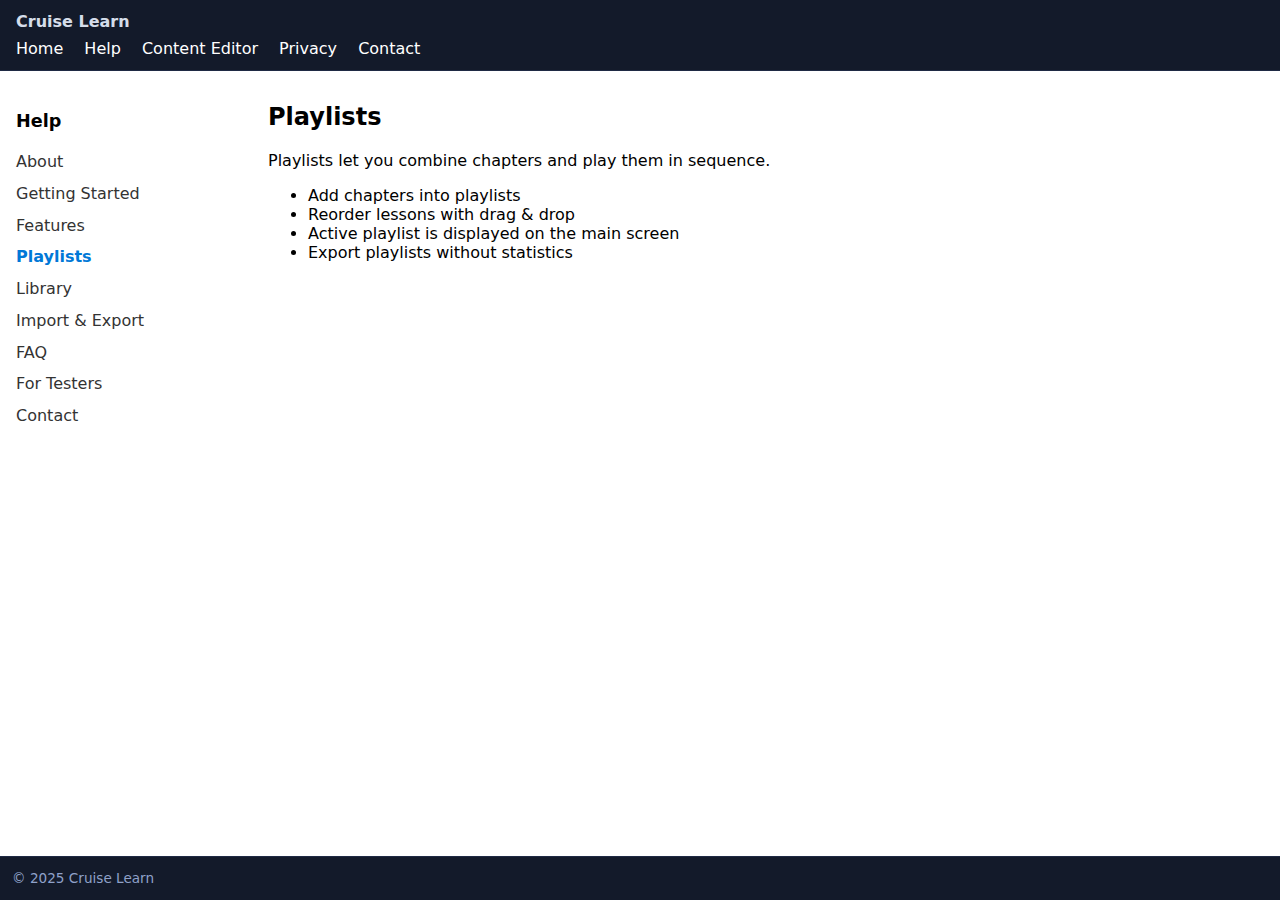
<file: playlists.html>
<!DOCTYPE html>
<html lang="en">
<head>
  <meta charset="UTF-8">
  <title>Cruise Learn</title>
  <link rel="stylesheet" href="css/styles.css?v=2025-09-15">
  <link rel="icon" type="image/x-icon" href="favicon.ico">
</head>
<body>
  <div class="page_header">
    <h1>Cruise Learn</h1>
    <nav>
      <a href="index.html">Home</a>
      <a href="help.html">Help</a>
      <a href="editor.html">Content Editor</a>
      <a href="privacy.html">Privacy</a>
      <a href="contact.html">Contact</a>
    </nav>
  </div>

  <main>
<div class="help-container">
  <aside class="help-menu">
    <h2>Help</h2>
    <a href="help.html">About</a>
    <a href="getting-started.html">Getting Started</a>
    <a href="features.html">Features</a>
    <a href="playlists.html" class="active">Playlists</a>
    <a href="library.html">Library</a>
    <a href="import-export.html">Import &amp; Export</a>
    <a href="faq.html">FAQ</a>
    <a href="testers.html">For Testers</a>
    <a href="contact.html">Contact</a>
  </aside>

  <section class="help-content">
    <h2>Playlists</h2>
    <p>Playlists let you combine chapters and play them in sequence.</p>
    <ul>
      <li>Add chapters into playlists</li>
      <li>Reorder lessons with drag &amp; drop</li>
      <li>Active playlist is displayed on the main screen</li>
      <li>Export playlists without statistics</li>
    </ul>
  </section>
</div>
  </main>

  <footer>
    <p>&copy; 2025 Cruise Learn</p>
  </footer>
</body>
</html>
</file>
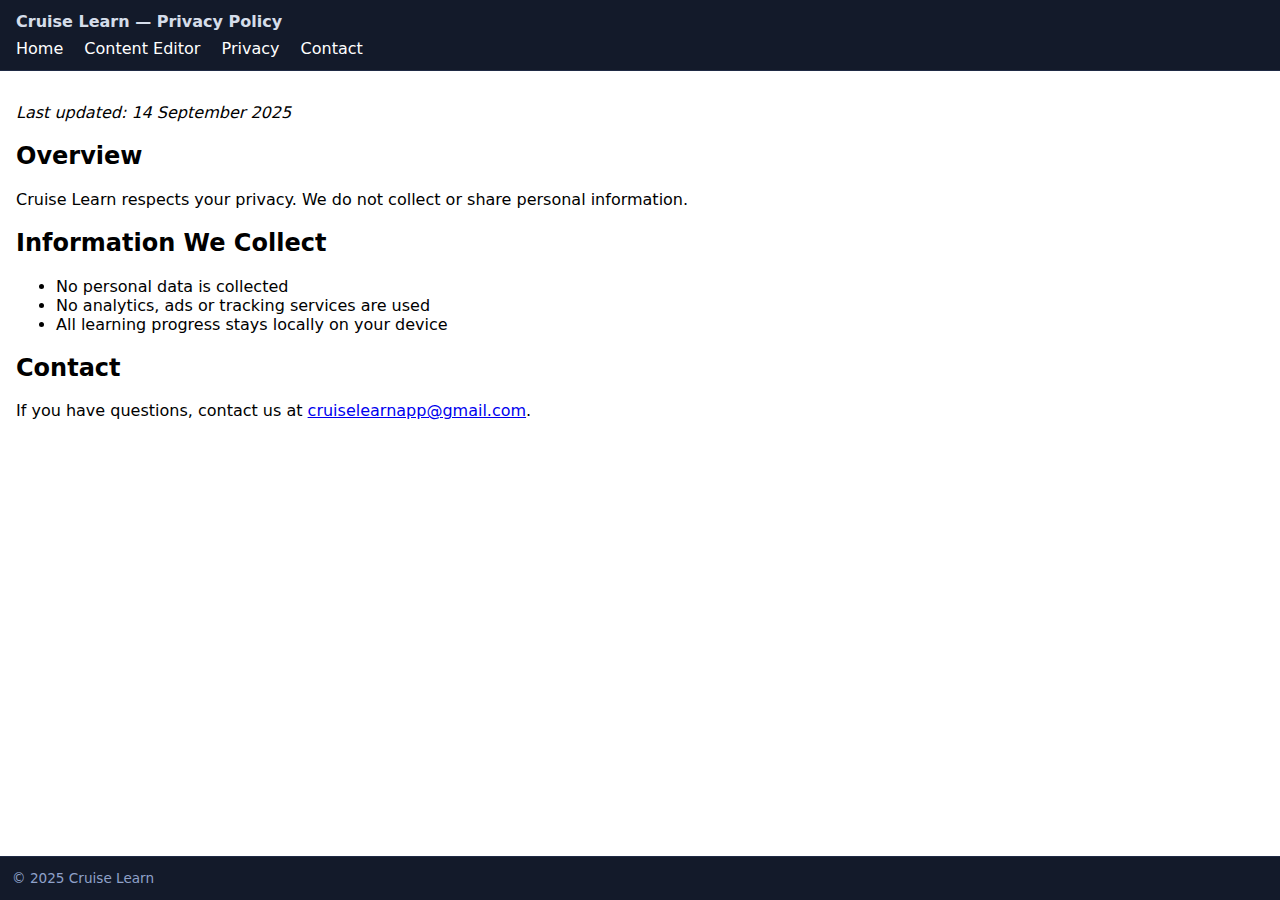
<file: privacy.html>
<!DOCTYPE html>
<html lang="en">
<head>
  <meta charset="UTF-8">
  <title>Privacy Policy - Cruise Learn</title>
  <link rel="stylesheet" href="css/styles.css?v=2025-09-15">
  <link rel="icon" type="image/x-icon" href="favicon.ico">
</head>
<body>
  <div class="page_header">
    <h1>Cruise Learn — Privacy Policy</h1>
    <nav>
      <a href="index.html">Home</a>
      <a href="editor.html">Content Editor</a>
      <a href="privacy.html">Privacy</a>
      <a href="contact.html">Contact</a>
    </nav>
  </div>
  <main>
    <p><i>Last updated: 14 September 2025</i></p>

    <h2>Overview</h2>
    <p>Cruise Learn respects your privacy. We do not collect or share personal information.</p>

    <h2>Information We Collect</h2>
    <ul>
      <li>No personal data is collected</li>
      <li>No analytics, ads or tracking services are used</li>
      <li>All learning progress stays locally on your device</li>
    </ul>

    <h2>Contact</h2>
    <p>If you have questions, contact us at <a href="mailto:cruiselearnapp@gmail.com">cruiselearnapp@gmail.com</a>.</p>
  </main>
  <footer>
    <p>&copy; 2025 Cruise Learn</p>
  </footer>
</body>
</html>
</file>
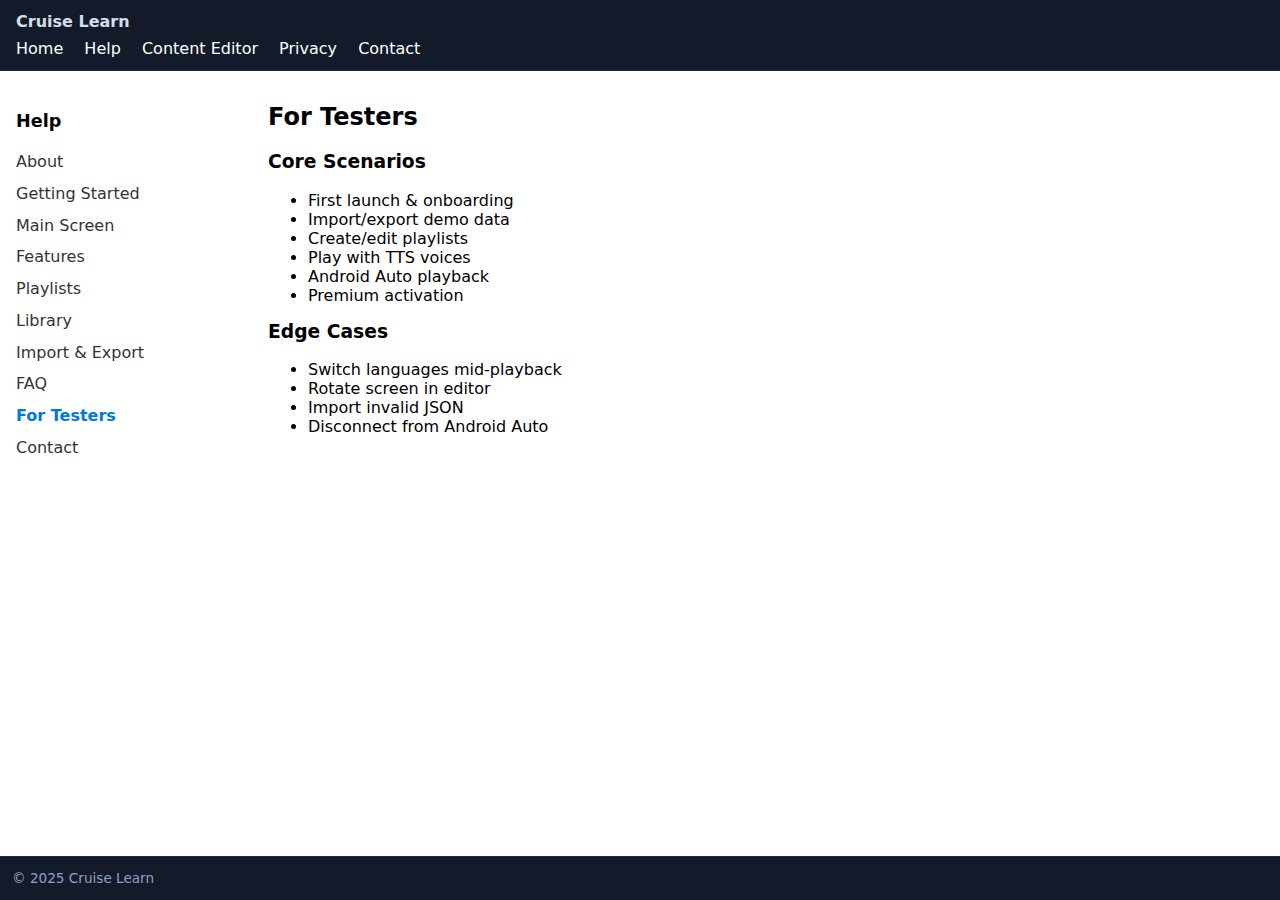
<file: testers.html>
<!DOCTYPE html>
<html lang="en">
<head>
  <meta charset="UTF-8">
  <meta name="viewport" content="width=device-width, initial-scale=1">
  <title>Help - Cruise Learn</title>
  <link rel="stylesheet" href="css/styles.css?v=2025-09-28">
  <link rel="icon" type="image/x-icon" href="favicon.ico">
</head>
<body>
  <div class="page_header">
    <h1>Cruise Learn</h1>
    <nav>
      <a href="index.html">Home</a>
      <a href="help.html">Help</a>
      <a href="editor.html">Content Editor</a>
      <a href="privacy.html">Privacy</a>
      <a href="contact.html">Contact</a>
    </nav>
  </div>

  <main>
<div class="help-container">
  <aside class="help-menu">
    <h2>Help</h2>
    <a href="help.html">About</a>
    <a href="getting-started.html">Getting Started</a>
    <a href="main-screen.html">Main Screen</a>
    <a href="features.html">Features</a>
    <a href="playlists.html">Playlists</a>
    <a href="library.html">Library</a>
    <a href="import-export.html">Import &amp; Export</a>
    <a href="faq.html">FAQ</a>
    <a href="testers.html" class="active">For Testers</a>
    <a href="contact.html">Contact</a>
  </aside>

  <section class="help-content">
    <h2>For Testers</h2>
    <h3>Core Scenarios</h3>
    <ul>
      <li>First launch &amp; onboarding</li>
      <li>Import/export demo data</li>
      <li>Create/edit playlists</li>
      <li>Play with TTS voices</li>
      <li>Android Auto playback</li>
      <li>Premium activation</li>
    </ul>

    <h3>Edge Cases</h3>
    <ul>
      <li>Switch languages mid-playback</li>
      <li>Rotate screen in editor</li>
      <li>Import invalid JSON</li>
      <li>Disconnect from Android Auto</li>
    </ul>
  </section>
</div>
  </main>

  <footer>
    <p>&copy; 2025 Cruise Learn</p>
  </footer>
</body>
</html>
</file>
<file: css/styles.css>
:root{
  --bg:#0b1220;
  --panel:#131a2a;
  --muted:#8fa1c9;
  --accent:#4cc9f0;
  --danger:#ff5d5d;
  --ok:#5dd39e;
  --border:#1f2a44;
}

html,body{height:100%;margin:0}

body{
/*
  background:var(--bg);
  color:#e6eefc;
*/
  font-family:Inter, system-ui, Segoe UI, Roboto, Arial, sans-serif;
  margin: 0; padding: 0;
  min-height:100vh;
  display:flex;
  flex-direction:column;
}

header {
  background: #1976d2; color: white;
  padding:.75rem 1rem;
  position:sticky;top:0;z-index:10
  border-bottom:1px solid var(--border);
}

nav a {
  color: white; margin-right: 1em;
  text-decoration: none;
}

main {
  padding: 1em;
  flex:1 0 auto;
}

form {
  display: flex;
  flex-direction: column;
  gap: 0.5em;
}

.page_header{
  display:flex;
  flex-direction: column;
  gap:.5rem;
  align-items: flex-start;
  padding:.75rem 1rem;
  background:var(--panel);
  border-bottom:1px solid var(--border);
  position:sticky;
  top:0;
  z-index:10
}
.page_header h1{
  font-size:1rem;
  margin:0 1rem 0 0;
  color:#e6eefc;
  opacity:.92
}

.toolbar{
  display:flex;gap:.5rem;align-items:center;padding:.75rem 1rem;
  background:var(--panel);border-bottom:1px solid var(--border);
  position:sticky;top:0;z-index:10
}
.toolbar h1{
  font-size:1rem;
  margin:0 1rem 0 0;
  color:#e6eefc;
  opacity:.92
}

.btn{
  border:1px solid #2a3658;background:#182136;color:#e6eefc;
  padding:.45rem .75rem;border-radius:.7rem;cursor:pointer;user-select:none;display:block;font-size:12px
}
.btn:hover{border-color:var(--accent)}
.btn.primary{background:#21405a;border-color:var(--accent)}
.btn.danger{border-color:#ff7a7a;background:#3a1d24}
.btn.danger:hover{border-color:#ff0000}
.btn.ok{border-color:var(--ok);background:#1f3a2f}
.spacer{flex:1}
.hint{font-size:.85rem;color:var(--muted);margin-left:.25rem}

#grid{height:calc(100vh - 64px)}
/* Compact grid */
#grid{font-size:12px}
#grid .ag-cell{padding-top:0px !important;padding-bottom:2px !important}
#grid .ag-center-cols-container .ag-cell{white-space:nowrap;overflow:hidden;text-overflow:ellipsis}
#grid .ag-row{line-height:1}
.cell-disabled{opacity:.35;pointer-events:none}
.caret{cursor:pointer;display:inline-block;width:1em;text-align:center;margin-right:.25rem}
/* Errors highlight */
#grid .ag-cell.invalid{
  background: rgba(255,93,93,0.12);
  box-shadow: inset 0 -1px 0 rgba(255,93,93,0.35);
}
#grid .ag-row.row-invalid .ag-cell[col-id="structure"]{
  border-left: 3px solid #ff5d5d;
}
#grid .ag-cell.na-span{
  background: rgba(100,100,100,0.08);
  text-align: center;
  font-style: italic;
}
#grid .ag-cell.struct-dim{
  background: rgba(200,200,200,0.08);
}

footer{
  margin-top:auto;
  padding:.0rem .75rem;
  background:var(--panel);
  border-top:1px solid var(--border);
  color:var(--muted);
  font-size:.85rem;
}

.help-container {
  display: flex;
  align-items: flex-start;
  gap: 2rem;
  margin: 1rem 0 1rem 0;
  padding: 0;
}

.help-menu {
  width: 220px;
  flex-shrink: 0;
}

.help-menu h2 {
  font-size: 1.1rem;
  margin-top: 0.5rem;
}

.help-menu a {
  display: block;
  padding: 0.4rem 0;
  color: #333;
  text-decoration: none;
}

.help-menu a:hover {
  color: #0078d7;
}

.help-menu a.active {
  font-weight: bold;
  color: #0078d7;
}

.help-content {
  flex-grow: 1;
}

.help-content h1,
.help-content h2,
.help-content h3 {
  margin-top: 0;
}

@media (max-width: 768px) {
  .help-container {
    flex-direction: column;
  }
  .help-menu {
    width: 100%;
    border-bottom: 1px solid #ddd;
    margin-bottom: 1rem;
  }
  .help-menu a {
    display: inline-block;
    margin-right: 1rem;
  }
}
</file>
